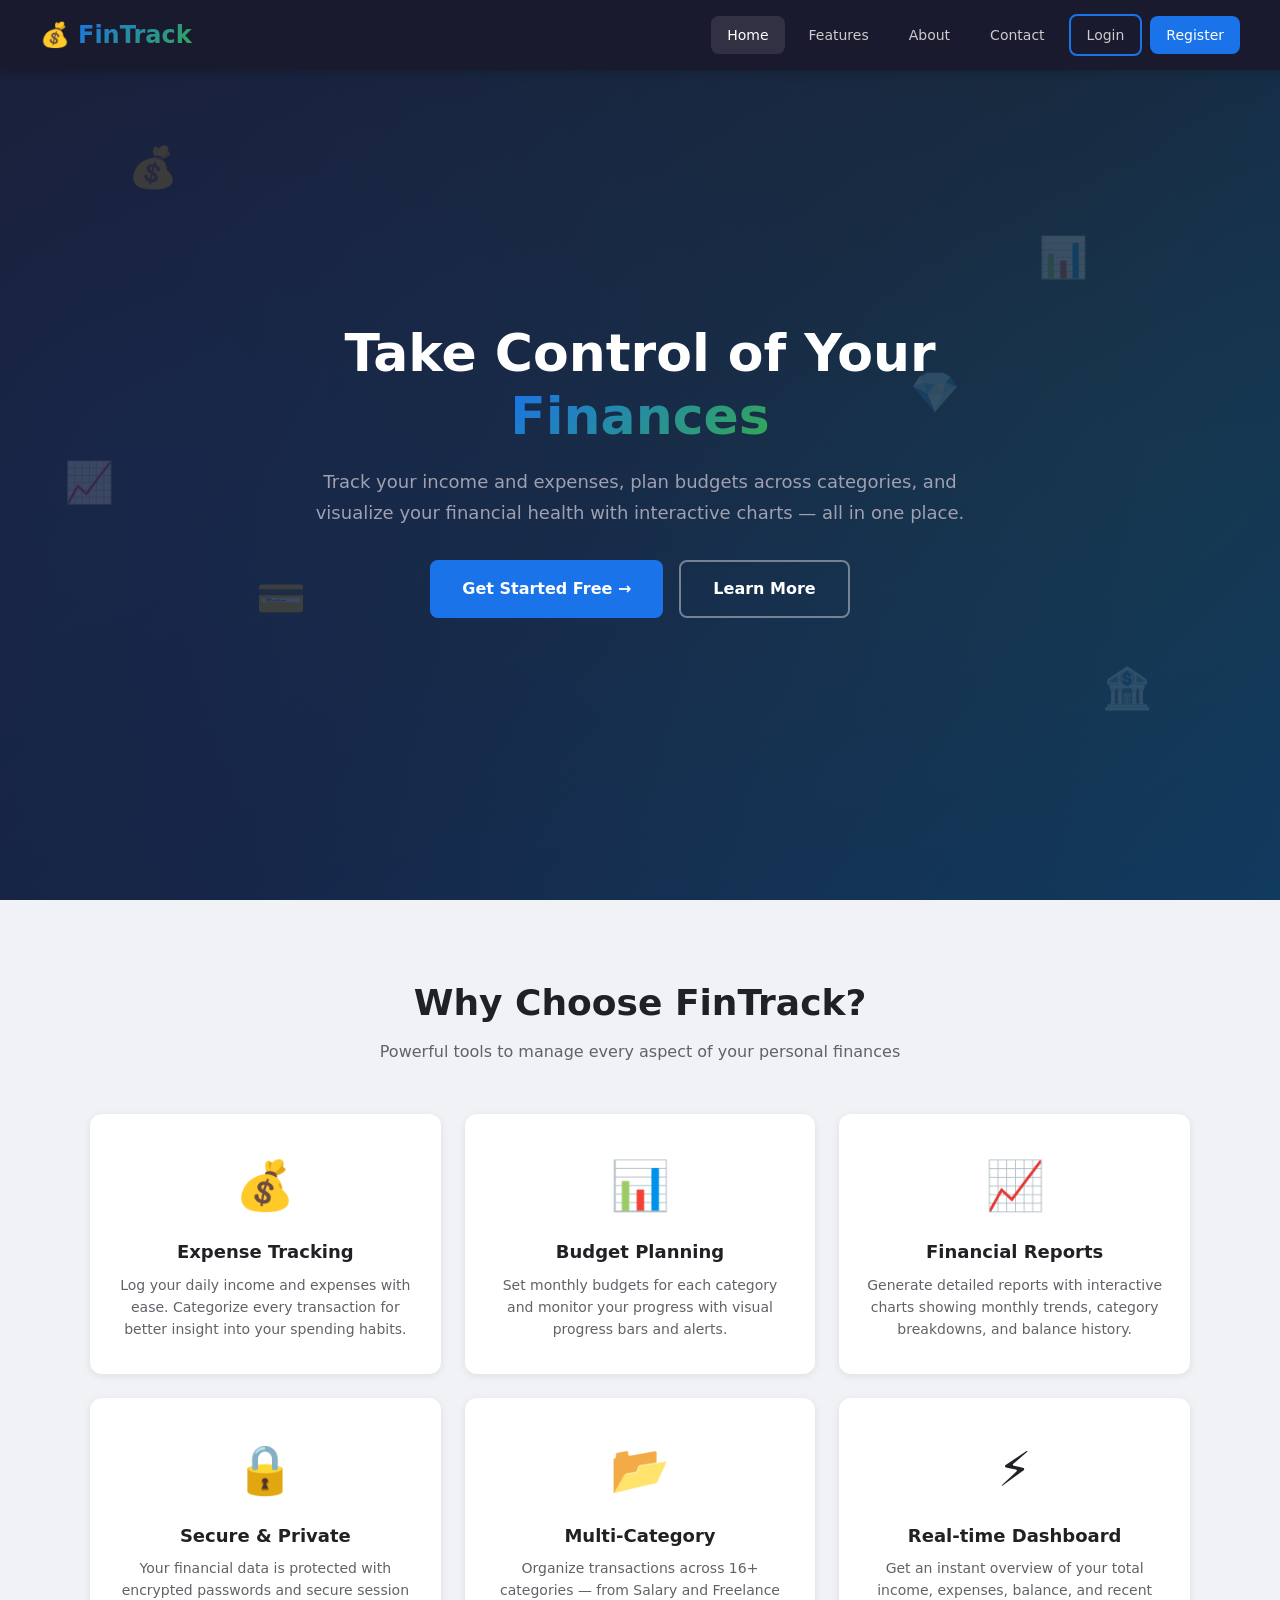
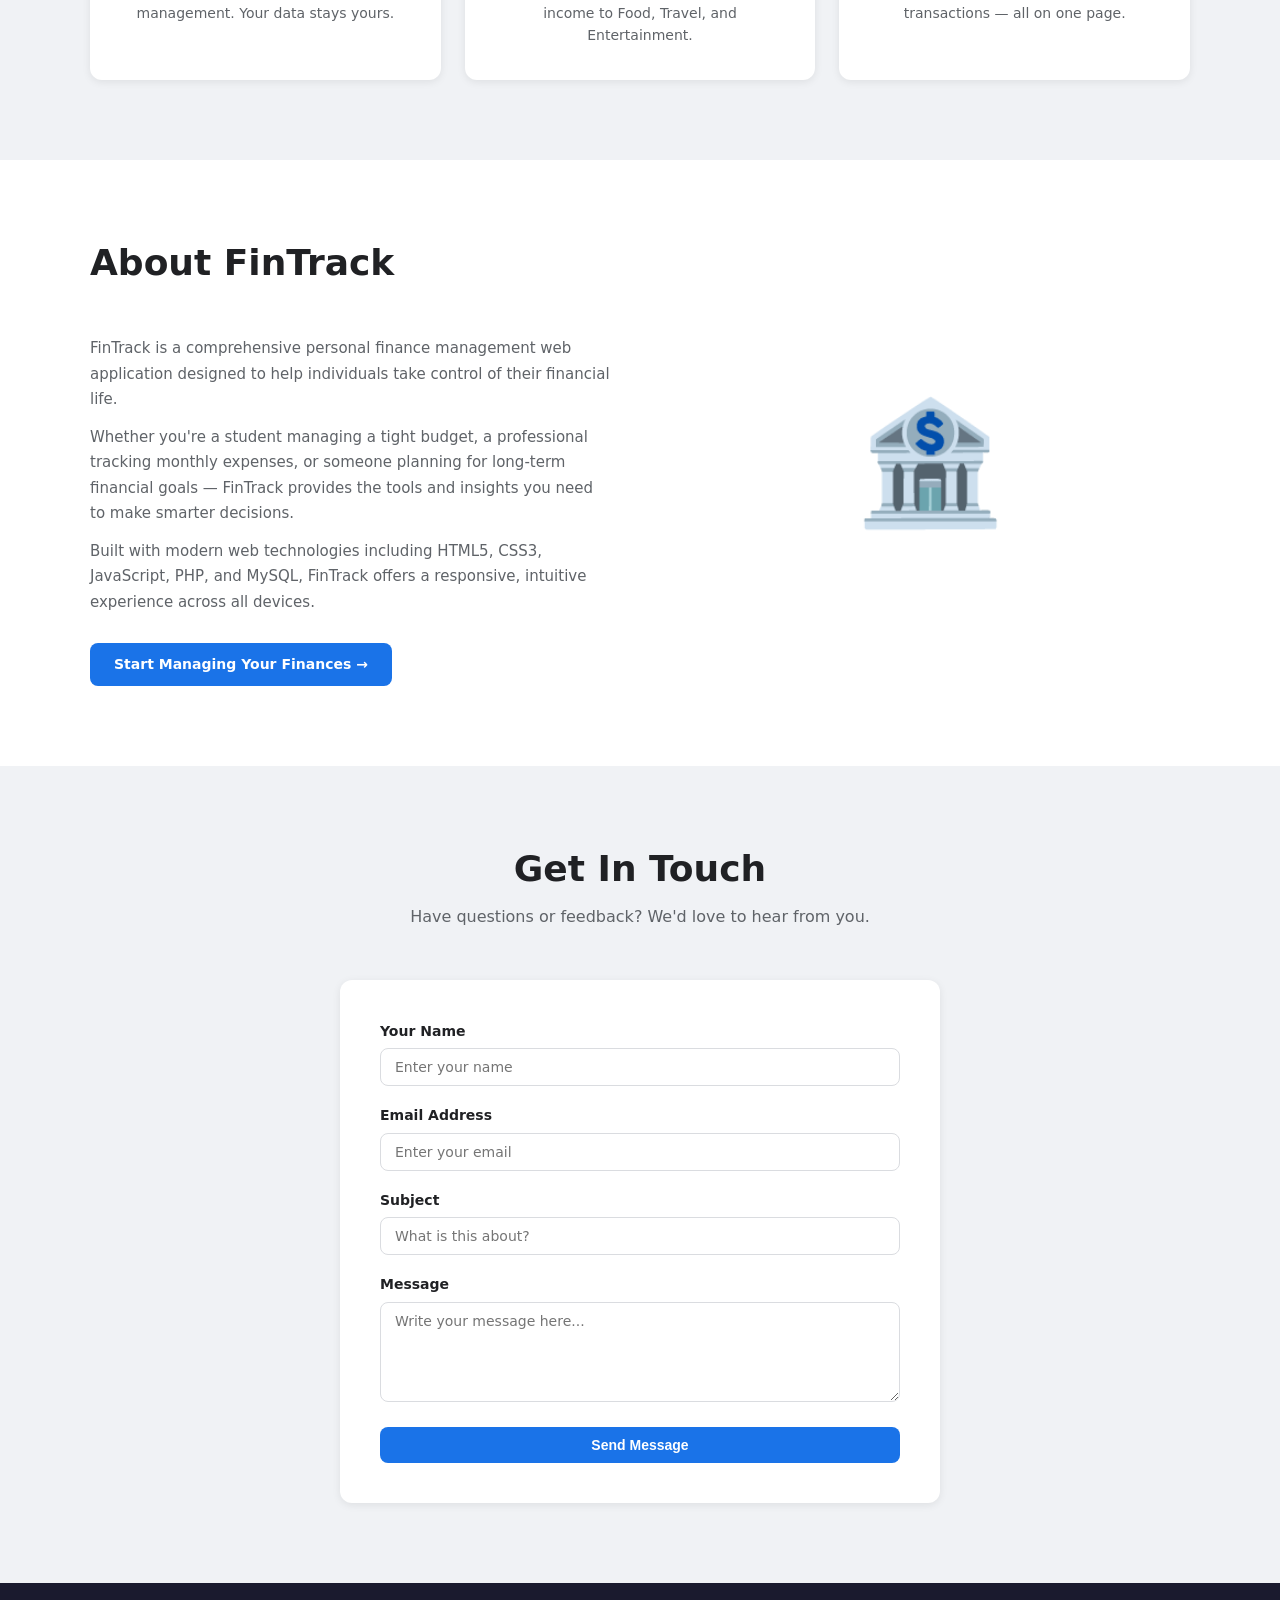
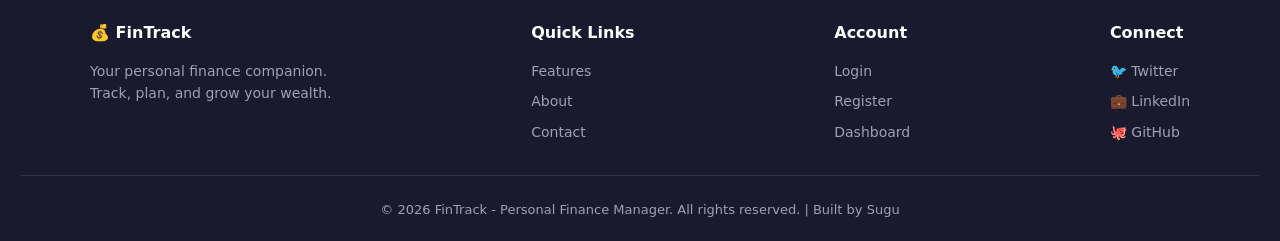
<file: index.html>
<!DOCTYPE html>
<html lang="en">
<head>
    <meta charset="UTF-8">
    <meta name="viewport" content="width=device-width, initial-scale=1.0">
    <title>FinTrack - Personal Finance Manager</title>
    <link rel="stylesheet" href="css/style.css">
</head>
<body>
    <!-- Navbar -->
    <nav class="navbar">
        <a href="index.html" class="logo">💰 <span>FinTrack</span></a>
        <div class="nav-links" id="navLinks">
            <a href="#" class="active">Home</a>
            <a href="#features">Features</a>
            <a href="#about">About</a>
            <a href="#contact">Contact</a>
            <a href="login.html" class="btn btn-outline">Login</a>
            <a href="register.html" class="btn btn-primary">Register</a>
        </div>
        <div class="hamburger" id="hamburgerBtn">
            <span></span>
            <span></span>
            <span></span>
        </div>
    </nav>

    <!-- Hero Section -->
    <header class="hero">
        <div class="hero-icons">
            <span class="icon">💰</span>
            <span class="icon">📊</span>
            <span class="icon">💳</span>
            <span class="icon">🏦</span>
            <span class="icon">📈</span>
            <span class="icon">💎</span>
        </div>
        <div class="hero-content">
            <h1>Take Control of Your <span class="highlight">Finances</span></h1>
            <p>Track your income and expenses, plan budgets across categories, and visualize your financial health with interactive charts — all in one place.</p>
            <div class="hero-buttons">
                <a href="register.html" class="btn btn-primary btn-lg">Get Started Free →</a>
                <a href="#features" class="btn btn-outline btn-lg" style="color:#fff; border-color:rgba(255,255,255,0.4);">Learn More</a>
            </div>
        </div>
    </header>

    <!-- Features Section -->
    <section id="features" class="section">
        <div class="container">
            <div class="section-title">
                <h2>Why Choose FinTrack?</h2>
                <p>Powerful tools to manage every aspect of your personal finances</p>
            </div>
            <div class="features-grid">
                <div class="feature-card">
                    <span class="icon">💰</span>
                    <h3>Expense Tracking</h3>
                    <p>Log your daily income and expenses with ease. Categorize every transaction for better insight into your spending habits.</p>
                </div>
                <div class="feature-card">
                    <span class="icon">📊</span>
                    <h3>Budget Planning</h3>
                    <p>Set monthly budgets for each category and monitor your progress with visual progress bars and alerts.</p>
                </div>
                <div class="feature-card">
                    <span class="icon">📈</span>
                    <h3>Financial Reports</h3>
                    <p>Generate detailed reports with interactive charts showing monthly trends, category breakdowns, and balance history.</p>
                </div>
                <div class="feature-card">
                    <span class="icon">🔒</span>
                    <h3>Secure & Private</h3>
                    <p>Your financial data is protected with encrypted passwords and secure session management. Your data stays yours.</p>
                </div>
                <div class="feature-card">
                    <span class="icon">📂</span>
                    <h3>Multi-Category</h3>
                    <p>Organize transactions across 16+ categories — from Salary and Freelance income to Food, Travel, and Entertainment.</p>
                </div>
                <div class="feature-card">
                    <span class="icon">⚡</span>
                    <h3>Real-time Dashboard</h3>
                    <p>Get an instant overview of your total income, expenses, balance, and recent transactions — all on one page.</p>
                </div>
            </div>
        </div>
    </section>

    <!-- About Section -->
    <section id="about" class="section about-section">
        <div class="container">
            <div class="about-content">
                <div class="about-text">
                    <div class="section-title" style="text-align:left;">
                        <h2>About FinTrack</h2>
                    </div>
                    <p>FinTrack is a comprehensive personal finance management web application designed to help individuals take control of their financial life.</p>
                    <p>Whether you're a student managing a tight budget, a professional tracking monthly expenses, or someone planning for long-term financial goals — FinTrack provides the tools and insights you need to make smarter decisions.</p>
                    <p>Built with modern web technologies including HTML5, CSS3, JavaScript, PHP, and MySQL, FinTrack offers a responsive, intuitive experience across all devices.</p>
                    <a href="register.html" class="btn btn-primary mt-2">Start Managing Your Finances →</a>
                </div>
                <div class="about-illustration">🏦</div>
            </div>
        </div>
    </section>

    <!-- Contact Section -->
    <section id="contact" class="section">
        <div class="container">
            <div class="section-title">
                <h2>Get In Touch</h2>
                <p>Have questions or feedback? We'd love to hear from you.</p>
            </div>
            <div class="contact-form">
                <form id="contactForm">
                    <div class="form-group">
                        <label for="contactName">Your Name</label>
                        <input type="text" id="contactName" placeholder="Enter your name" required>
                    </div>
                    <div class="form-group">
                        <label for="contactEmail">Email Address</label>
                        <input type="email" id="contactEmail" placeholder="Enter your email" required>
                    </div>
                    <div class="form-group">
                        <label for="contactSubject">Subject</label>
                        <input type="text" id="contactSubject" placeholder="What is this about?" required>
                    </div>
                    <div class="form-group">
                        <label for="contactMessage">Message</label>
                        <textarea id="contactMessage" placeholder="Write your message here..." required></textarea>
                    </div>
                    <button type="submit" class="btn btn-primary" style="width:100%;">Send Message</button>
                </form>
            </div>
        </div>
    </section>

    <!-- Footer -->
    <footer class="footer">
        <div class="footer-content">
            <div class="footer-section">
                <h4>💰 FinTrack</h4>
                <p style="font-size:14px; line-height:1.6;">Your personal finance companion.<br>Track, plan, and grow your wealth.</p>
            </div>
            <div class="footer-section">
                <h4>Quick Links</h4>
                <a href="#features">Features</a>
                <a href="#about">About</a>
                <a href="#contact">Contact</a>
            </div>
            <div class="footer-section">
                <h4>Account</h4>
                <a href="login.html">Login</a>
                <a href="register.html">Register</a>
                <a href="dashboard.html">Dashboard</a>
            </div>
            <div class="footer-section">
                <h4>Connect</h4>
                <a href="#">🐦 Twitter</a>
                <a href="#">💼 LinkedIn</a>
                <a href="#">🐙 GitHub</a>
            </div>
        </div>
        <div class="footer-bottom">
            &copy; 2026 FinTrack - Personal Finance Manager. All rights reserved. | Built by Sugu
        </div>
    </footer>

    <script src="js/app.js"></script>
</body>
</html>
</file>
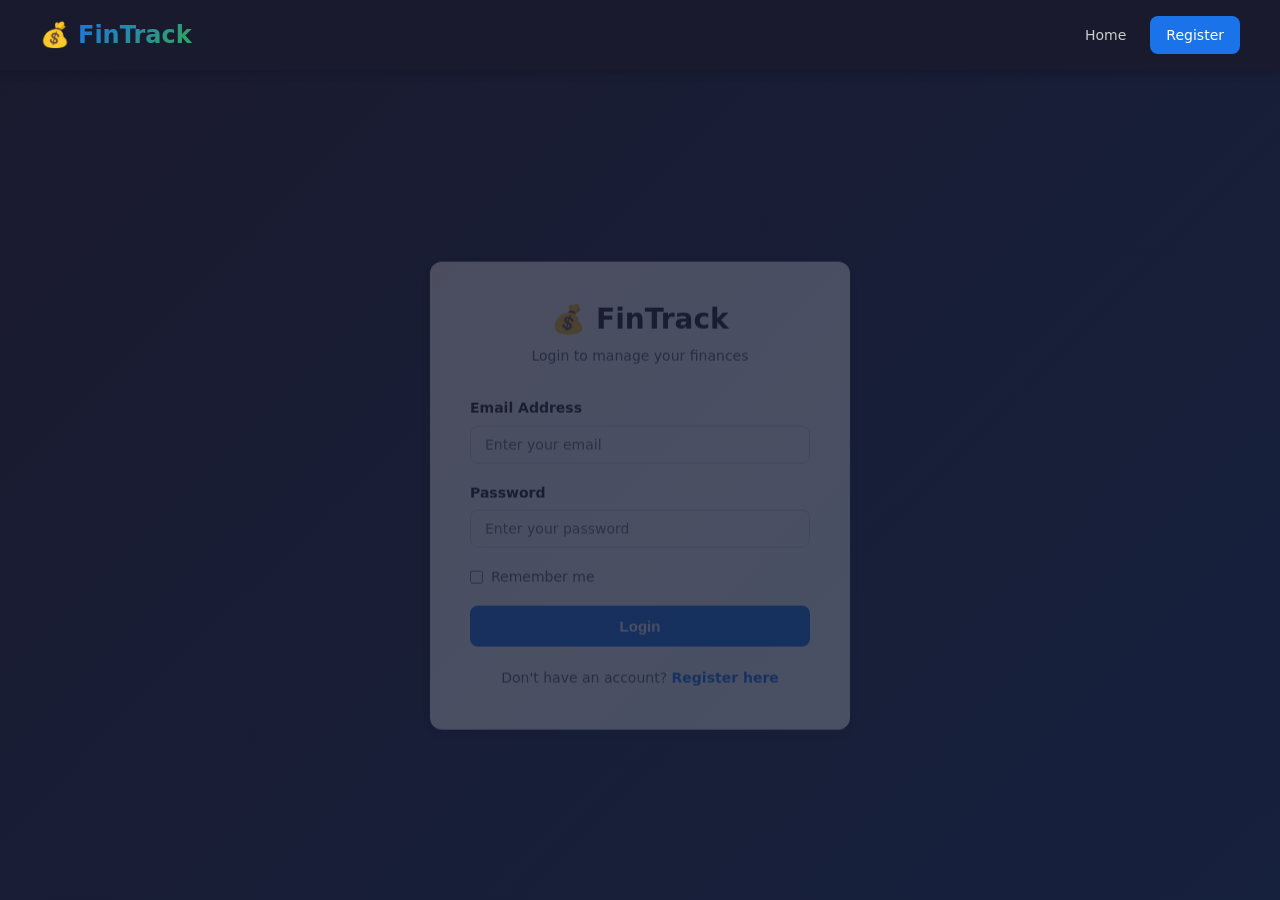
<file: budget.html>
<!DOCTYPE html>
<html lang="en">
<head>
    <meta charset="UTF-8">
    <meta name="viewport" content="width=device-width, initial-scale=1.0">
    <title>Budget - FinTrack</title>
    <link rel="stylesheet" href="css/style.css">
</head>
<body>
    <nav class="navbar">
        <a href="dashboard.html" class="logo">FinTrack</a>
        <div class="nav-links">
            <a href="dashboard.html">Dashboard</a>
            <a href="transactions.html">Transactions</a>
            <a href="budget.html" class="active">Budget</a>
            <a href="reports.html">Reports</a>
            <div class="user-dropdown">
                <button class="dropdown-toggle" id="userDropdownBtn">
                    <div class="avatar" id="userAvatar">U</div>
                    <span id="userNameDisplay">User</span>
                </button>
                <div class="dropdown-menu" id="userDropdownMenu">
                    <a href="#" id="logoutBtn">Logout</a>
                </div>
            </div>
        </div>
        <div class="hamburger" id="hamburgerBtn">
            <span></span>
            <span></span>
            <span></span>
        </div>
    </nav>

    <div class="dashboard-wrapper">
        <aside class="sidebar" id="sidebar">
            <nav class="sidebar-nav">
                <a href="dashboard.html">Dashboard</a>
                <a href="transactions.html">Transactions</a>
                <a href="budget.html" class="active">Budget</a>
                <a href="reports.html">Reports</a>
            </nav>
        </aside>

        <main class="main-content" id="main-content">
            <div class="page-header">
                <div>
                    <h1>Budget Planner</h1>
                    <p class="welcome-msg">Set and monitor your monthly spending limits.</p>
                </div>
                <button class="btn btn-primary" onclick="document.getElementById('addBudgetModal').classList.add('active')">Set Budget</button>
            </div>

            <div class="month-year-selector">
                <div class="form-group">
                    <label>Month</label>
                    <select id="budgetMonth">
                        <option value="1">January</option>
                        <option value="2">February</option>
                        <option value="3">March</option>
                        <option value="4">April</option>
                        <option value="5">May</option>
                        <option value="6">June</option>
                        <option value="7">July</option>
                        <option value="8">August</option>
                        <option value="9">September</option>
                        <option value="10">October</option>
                        <option value="11">November</option>
                        <option value="12">December</option>
                    </select>
                </div>
                <div class="form-group">
                    <label>Year</label>
                    <select id="budgetYear">
                        <option value="2025">2025</option>
                        <option value="2026" selected>2026</option>
                        <option value="2027">2027</option>
                    </select>
                </div>
            </div>

            <div class="budget-summary" id="budgetSummary">
                <div class="stat-card">
                    <div class="stat-label">Total Budget</div>
                    <div class="stat-value" id="summaryTotalBudget">₹0</div>
                </div>
                <div class="stat-card">
                    <div class="stat-label">Total Spent</div>
                    <div class="stat-value" id="summaryTotalSpent">₹0</div>
                </div>
                <div class="stat-card">
                    <div class="stat-label">Total Remaining</div>
                    <div class="stat-value" id="summaryTotalRemaining">₹0</div>
                </div>
            </div>

            <div class="budget-cards-grid" id="budgetCardsContainer">
                <div class="budget-card fade-in-up">
                    <div style="padding: 40px; text-align: center; color: var(--text-secondary);">
                        <div class="spinner" style="margin: 0 auto 10px;"></div>
                        Loading budgets...
                    </div>
                </div>
            </div>
        </main>
    </div>

    <!-- Add Budget Modal -->
    <div class="modal-overlay" id="addBudgetModal">
        <div class="modal">
            <div class="modal-header">
                <h3>Set Budget</h3>
                <button class="close-btn" onclick="document.getElementById('addBudgetModal').classList.remove('active')">&times;</button>
            </div>
            <form id="budgetForm">
                <div class="form-group">
                    <label>Category</label>
                    <select id="budgetCategory" required>
                        <option value="Food & Dining">Food & Dining</option>
                        <option value="Transportation">Transportation</option>
                        <option value="Shopping">Shopping</option>
                        <option value="Entertainment">Entertainment</option>
                        <option value="Bills & Utilities">Bills & Utilities</option>
                        <option value="Health">Health</option>
                        <option value="Education">Education</option>
                        <option value="Travel">Travel</option>
                        <option value="Rent">Rent</option>
                        <option value="Other Expense">Other Expense</option>
                    </select>
                </div>
                <div class="form-group">
                    <label>Amount Limit</label>
                    <input type="number" id="budgetAmount" step="0.01" required>
                </div>
                <button type="submit" class="btn btn-primary" style="width: 100%;">Save Budget</button>
            </form>
        </div>
    </div>

    <button class="sidebar-toggle" id="sidebarToggle">&equiv;</button>
    <div class="toast-container" id="toastContainer"></div>

    <script src="js/app.js"></script>
    <script src="js/budget.js"></script>
</body>
</html>
</file>
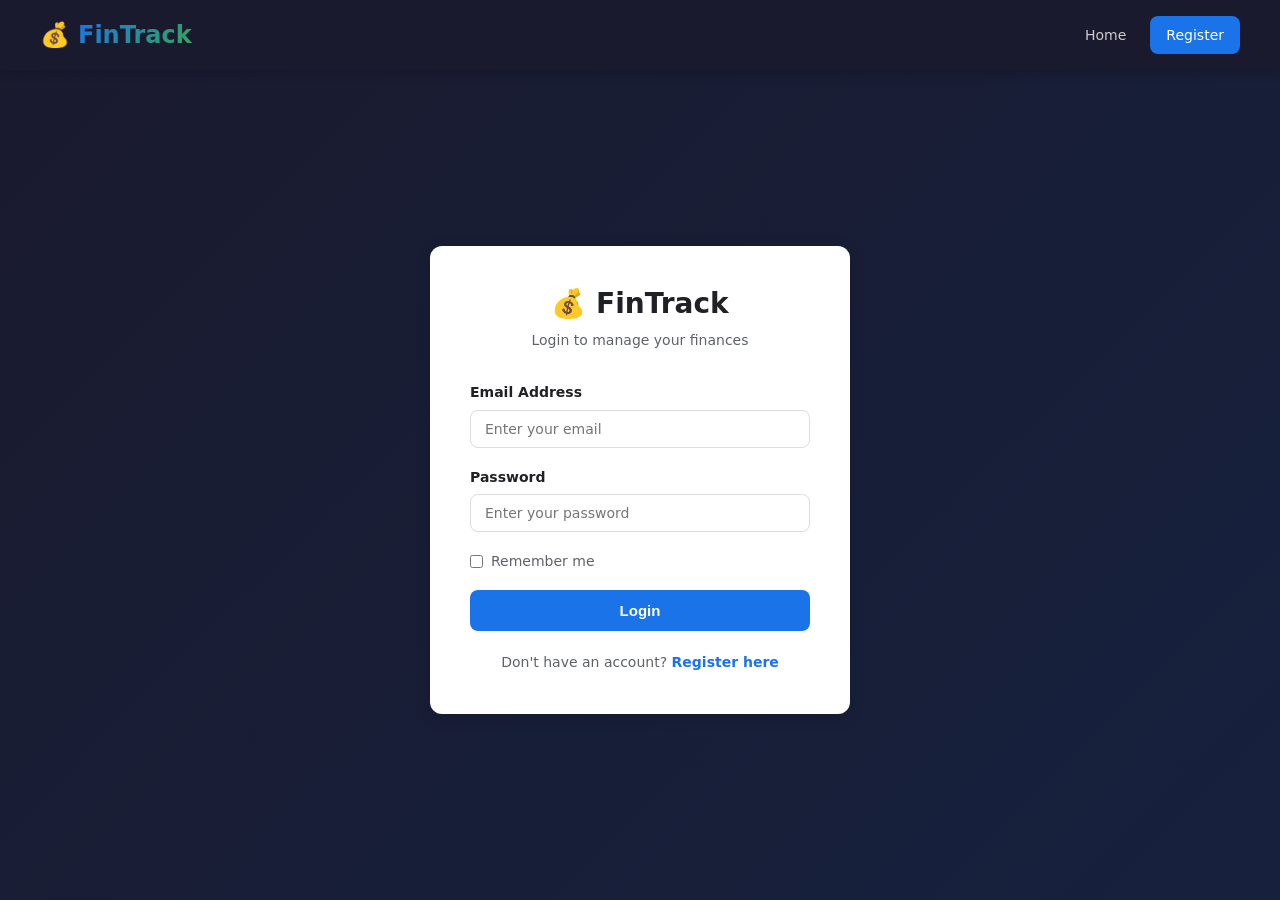
<file: login.html>
<!DOCTYPE html>
<html lang="en">
<head>
    <meta charset="UTF-8">
    <meta name="viewport" content="width=device-width, initial-scale=1.0">
    <title>Login - FinTrack</title>
    <link rel="stylesheet" href="css/style.css">
</head>
<body>
    <nav class="navbar">
        <a href="index.html" class="logo">💰 <span>FinTrack</span></a>
        <div class="nav-links">
            <a href="index.html">Home</a>
            <a href="register.html" class="btn btn-primary">Register</a>
        </div>
    </nav>

    <div class="auth-page">
        <div class="auth-card fade-in-up">
            <div class="auth-header">
                <h2>💰 FinTrack</h2>
                <p>Login to manage your finances</p>
            </div>
            <form id="loginForm">
                <div id="loginAlert"></div>
                <div class="form-group">
                    <label for="email">Email Address</label>
                    <input type="email" id="email" name="email" placeholder="Enter your email" required>
                </div>
                <div class="form-group">
                    <label for="password">Password</label>
                    <input type="password" id="password" name="password" placeholder="Enter your password" required>
                </div>
                <div class="remember-me">
                    <input type="checkbox" id="rememberMe">
                    <label for="rememberMe">Remember me</label>
                </div>
                <button type="submit" class="btn btn-primary">Login</button>
            </form>
            <div class="auth-footer">
                Don't have an account? <a href="register.html">Register here</a>
            </div>
        </div>
    </div>

    <script src="js/app.js"></script>
</body>
</html>
</file>
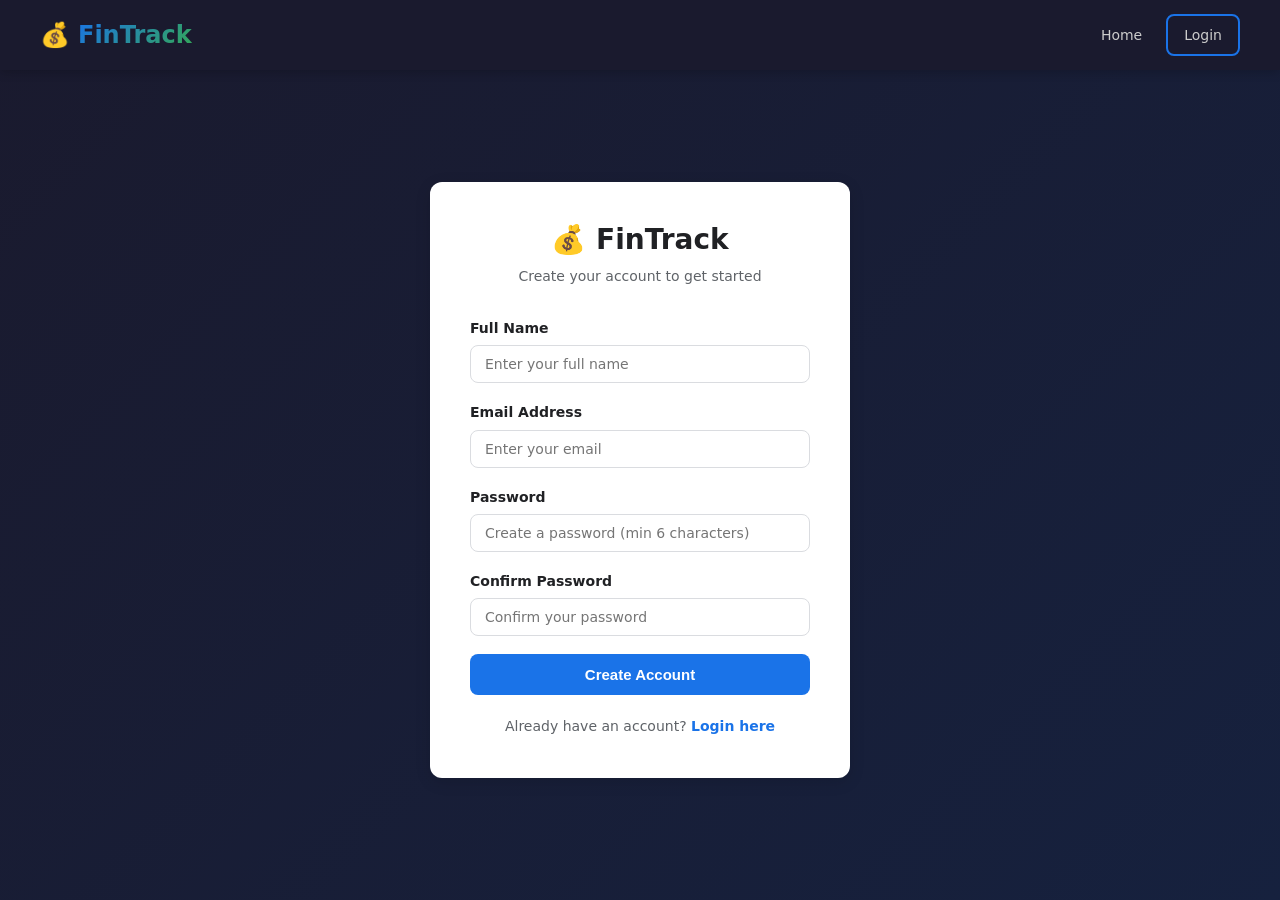
<file: register.html>
<!DOCTYPE html>
<html lang="en">
<head>
    <meta charset="UTF-8">
    <meta name="viewport" content="width=device-width, initial-scale=1.0">
    <title>Register - FinTrack</title>
    <link rel="stylesheet" href="css/style.css">
</head>
<body>
    <nav class="navbar">
        <a href="index.html" class="logo">💰 <span>FinTrack</span></a>
        <div class="nav-links">
            <a href="index.html">Home</a>
            <a href="login.html" class="btn btn-outline">Login</a>
        </div>
    </nav>

    <div class="auth-page">
        <div class="auth-card fade-in-up">
            <div class="auth-header">
                <h2>💰 FinTrack</h2>
                <p>Create your account to get started</p>
            </div>
            <form id="registerForm">
                <div id="registerAlert"></div>
                <div class="form-group">
                    <label for="name">Full Name</label>
                    <input type="text" id="name" name="name" placeholder="Enter your full name" required>
                </div>
                <div class="form-group">
                    <label for="email">Email Address</label>
                    <input type="email" id="email" name="email" placeholder="Enter your email" required>
                </div>
                <div class="form-group">
                    <label for="password">Password</label>
                    <input type="password" id="password" name="password" placeholder="Create a password (min 6 characters)" required minlength="6">
                </div>
                <div class="form-group">
                    <label for="confirmPassword">Confirm Password</label>
                    <input type="password" id="confirmPassword" name="confirmPassword" placeholder="Confirm your password" required>
                </div>
                <button type="submit" class="btn btn-primary">Create Account</button>
            </form>
            <div class="auth-footer">
                Already have an account? <a href="login.html">Login here</a>
            </div>
        </div>
    </div>

    <script src="js/app.js"></script>
</body>
</html>
</file>
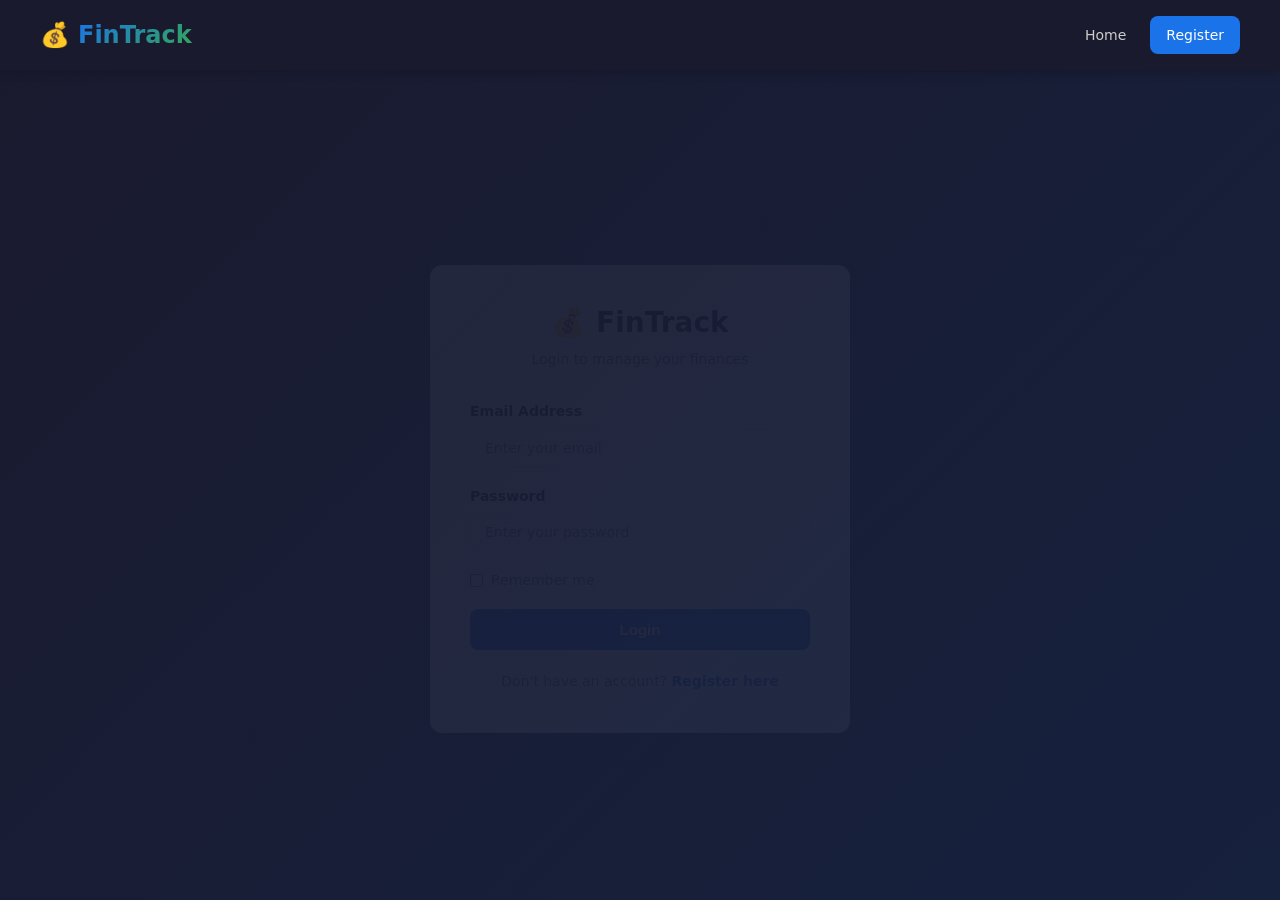
<file: transactions.html>
<!DOCTYPE html>
<html lang="en">
<head>
    <meta charset="UTF-8">
    <meta name="viewport" content="width=device-width, initial-scale=1.0">
    <title>Transactions - FinTrack</title>
    <link rel="stylesheet" href="css/style.css">
</head>
<body>
    <nav class="navbar">
        <a href="dashboard.html" class="logo">FinTrack</a>
        <div class="nav-links">
            <a href="dashboard.html">Dashboard</a>
            <a href="transactions.html" class="active">Transactions</a>
            <a href="budget.html">Budget</a>
            <a href="reports.html">Reports</a>
            <div class="user-dropdown">
                <button class="dropdown-toggle" id="userDropdownBtn">
                    <div class="avatar" id="userAvatar">U</div>
                    <span id="userNameDisplay">User</span>
                </button>
                <div class="dropdown-menu" id="userDropdownMenu">
                    <a href="#" id="logoutBtn">Logout</a>
                </div>
            </div>
        </div>
        <div class="hamburger" id="hamburgerBtn">
            <span></span>
            <span></span>
            <span></span>
        </div>
    </nav>

    <div class="dashboard-wrapper">
        <aside class="sidebar" id="sidebar">
            <nav class="sidebar-nav">
                <a href="dashboard.html">Dashboard</a>
                <a href="transactions.html" class="active">Transactions</a>
                <a href="budget.html">Budget</a>
                <a href="reports.html">Reports</a>
            </nav>
        </aside>

        <main class="main-content" id="main-content">
            <div class="page-header">
                <div>
                    <h1>Transactions</h1>
                    <p class="welcome-msg">Manage and track all your financial activities.</p>
                </div>
                <button class="btn btn-primary" onclick="document.getElementById('addTransactionModal').classList.add('active')">Add Transaction</button>
            </div>

            <div class="filter-bar">
                <div class="form-group">
                    <label>From Date</label>
                    <input type="date" id="filterFrom">
                </div>
                <div class="form-group">
                    <label>To Date</label>
                    <input type="date" id="filterTo">
                </div>
                <div class="form-group">
                    <label>Type</label>
                    <select id="filterType">
                        <option value="">All Types</option>
                        <option value="income">Income</option>
                        <option value="expense">Expense</option>
                    </select>
                </div>
                <div class="form-group">
                    <label>Category</label>
                    <select id="filterCategory">
                        <option value="">All Categories</option>
                        <option value="Salary">Salary</option>
                        <option value="Freelance">Freelance</option>
                        <option value="Food & Dining">Food & Dining</option>
                        <option value="Transportation">Transportation</option>
                        <option value="Shopping">Shopping</option>
                        <option value="Entertainment">Entertainment</option>
                        <option value="Bills & Utilities">Bills & Utilities</option>
                        <option value="Other">Other</option>
                    </select>
                </div>
                <div class="form-group">
                    <label>Search</label>
                    <input type="text" id="filterSearch" placeholder="Search description...">
                </div>
                <button class="btn btn-outline" id="filterBtn">Filter</button>
            </div>

            <div class="card fade-in-up">
                <div class="table-wrapper">
                    <table class="table">
                        <thead>
                            <tr>
                                <th>Date</th>
                                <th>Description</th>
                                <th>Category</th>
                                <th>Type</th>
                                <th>Amount</th>
                                <th>Actions</th>
                            </tr>
                        </thead>
                        <tbody id="transactionTableBody">
                            <tr>
                                <td colspan="6" class="text-center" style="padding: 30px;">
                                    <div class="spinner" style="margin: 0 auto;"></div>
                                    <p class="mt-1" style="color: var(--text-secondary);">Loading transactions...</p>
                                </td>
                            </tr>
                        </tbody>
                    </table>
                </div>
                <div class="pagination" id="paginationControls"></div>
            </div>
        </main>
    </div>

    <!-- Add Transaction Modal -->
    <div class="modal-overlay" id="addTransactionModal">
        <div class="modal">
            <div class="modal-header">
                <h3 id="modalTitle">Add Transaction</h3>
                <button class="close-btn" onclick="document.getElementById('addTransactionModal').classList.remove('active')">&times;</button>
            </div>
            <form id="transactionForm">
                <input type="hidden" id="transactionId">
                <div class="radio-group">
                    <label><input type="radio" name="type" value="income" required> Income</label>
                    <label><input type="radio" name="type" value="expense" required checked> Expense</label>
                </div>
                <div class="form-group">
                    <label>Amount</label>
                    <input type="number" id="amount" step="0.01" required>
                </div>
                <div class="form-group">
                    <label>Category</label>
                    <select id="category" required>
                        <option value="Salary">Salary</option>
                        <option value="Food & Dining">Food & Dining</option>
                        <option value="Transportation">Transportation</option>
                        <option value="Shopping">Shopping</option>
                        <option value="Other">Other</option>
                    </select>
                </div>
                <div class="form-group">
                    <label>Date</label>
                    <input type="date" id="date" required>
                </div>
                <div class="form-group">
                    <label>Description</label>
                    <textarea id="description"></textarea>
                </div>
                <button type="submit" class="btn btn-primary" style="width: 100%;">Save Transaction</button>
            </form>
        </div>
    </div>

    <button class="sidebar-toggle" id="sidebarToggle">&equiv;</button>
    <div class="toast-container" id="toastContainer"></div>

    <script src="js/app.js"></script>
    <script src="js/transactions.js"></script>
</body>
</html>
</file>
<file: css/style.css>
/* ========================================
   FinTrack - Personal Finance Manager
   Complete Stylesheet
   ======================================== */

/* --- CSS Reset & Base --- */
*, *::before, *::after {
  margin: 0;
  padding: 0;
  box-sizing: border-box;
}

:root {
  --primary: #1a73e8;
  --primary-dark: #1557b0;
  --primary-light: #e8f0fe;
  --success: #34a853;
  --success-light: #e6f4ea;
  --danger: #ea4335;
  --danger-light: #fce8e6;
  --warning: #fbbc04;
  --warning-light: #fef7e0;
  --info: #4285f4;
  --bg: #f0f2f5;
  --card-bg: #ffffff;
  --text: #202124;
  --text-secondary: #5f6368;
  --border: #dadce0;
  --navbar-bg: #1a1a2e;
  --sidebar-bg: #16213e;
  --shadow: 0 2px 8px rgba(0,0,0,0.08);
  --shadow-lg: 0 4px 16px rgba(0,0,0,0.12);
  --radius: 12px;
  --radius-sm: 8px;
  --transition: all 0.3s ease;
}

html {
  scroll-behavior: smooth;
}

body {
  font-family: 'Segoe UI', system-ui, -apple-system, sans-serif;
  background: var(--bg);
  color: var(--text);
  line-height: 1.6;
  min-height: 100vh;
}

a {
  text-decoration: none;
  color: var(--primary);
  transition: var(--transition);
}

a:hover {
  color: var(--primary-dark);
}

ul {
  list-style: none;
}

img {
  max-width: 100%;
}

h1, h2, h3, h4, h5, h6 {
  line-height: 1.3;
}

/* --- Utility Classes --- */
.container {
  max-width: 1200px;
  margin: 0 auto;
  padding: 0 20px;
}

.btn {
  display: inline-flex;
  align-items: center;
  gap: 8px;
  padding: 10px 24px;
  border: none;
  border-radius: var(--radius-sm);
  font-size: 14px;
  font-weight: 600;
  cursor: pointer;
  transition: var(--transition);
  text-align: center;
  justify-content: center;
}

.btn:hover {
  transform: translateY(-2px);
  box-shadow: var(--shadow-lg);
}

.btn-primary {
  background: var(--primary);
  color: #fff;
}

.btn-primary:hover {
  background: var(--primary-dark);
  color: #fff;
}

.btn-success {
  background: var(--success);
  color: #fff;
}

.btn-success:hover {
  background: #2d9249;
}

.btn-danger {
  background: var(--danger);
  color: #fff;
}

.btn-danger:hover {
  background: #d33426;
}

.btn-outline {
  background: transparent;
  border: 2px solid var(--primary);
  color: var(--primary);
}

.btn-outline:hover {
  background: var(--primary);
  color: #fff;
}

.btn-sm {
  padding: 6px 14px;
  font-size: 12px;
}

.btn-lg {
  padding: 14px 32px;
  font-size: 16px;
}

.card {
  background: var(--card-bg);
  border-radius: var(--radius);
  box-shadow: var(--shadow);
  padding: 24px;
  transition: var(--transition);
}

.card:hover {
  box-shadow: var(--shadow-lg);
}

.form-group {
  margin-bottom: 18px;
}

.form-group label {
  display: block;
  margin-bottom: 6px;
  font-weight: 600;
  font-size: 14px;
  color: var(--text);
}

.form-group input,
.form-group select,
.form-group textarea {
  width: 100%;
  padding: 10px 14px;
  border: 1.5px solid var(--border);
  border-radius: var(--radius-sm);
  font-size: 14px;
  font-family: inherit;
  transition: var(--transition);
  background: #fff;
}

.form-group input:focus,
.form-group select:focus,
.form-group textarea:focus {
  outline: none;
  border-color: var(--primary);
  box-shadow: 0 0 0 3px var(--primary-light);
}

.form-group textarea {
  resize: vertical;
  min-height: 100px;
}

.badge {
  display: inline-block;
  padding: 4px 12px;
  border-radius: 50px;
  font-size: 12px;
  font-weight: 600;
}

.badge-income {
  background: var(--success-light);
  color: var(--success);
}

.badge-expense {
  background: var(--danger-light);
  color: var(--danger);
}

.badge-info {
  background: var(--primary-light);
  color: var(--primary);
}

.table-wrapper {
  overflow-x: auto;
}

.table {
  width: 100%;
  border-collapse: collapse;
}

.table th,
.table td {
  padding: 12px 16px;
  text-align: left;
  border-bottom: 1px solid var(--border);
  font-size: 14px;
}

.table th {
  background: var(--bg);
  font-weight: 600;
  color: var(--text-secondary);
  text-transform: uppercase;
  font-size: 12px;
  letter-spacing: 0.5px;
}

.table tr:hover {
  background: #f8f9fa;
}

.amount-income {
  color: var(--success);
  font-weight: 600;
}

.amount-expense {
  color: var(--danger);
  font-weight: 600;
}

.alert {
  padding: 12px 20px;
  border-radius: var(--radius-sm);
  margin-bottom: 16px;
  font-size: 14px;
}

.alert-success {
  background: var(--success-light);
  color: var(--success);
  border: 1px solid var(--success);
}

.alert-danger {
  background: var(--danger-light);
  color: var(--danger);
  border: 1px solid var(--danger);
}

.alert-info {
  background: var(--primary-light);
  color: var(--primary);
  border: 1px solid var(--primary);
}

.text-center { text-align: center; }
.text-right { text-align: right; }
.mt-1 { margin-top: 8px; }
.mt-2 { margin-top: 16px; }
.mt-3 { margin-top: 24px; }
.mb-1 { margin-bottom: 8px; }
.mb-2 { margin-bottom: 16px; }
.mb-3 { margin-bottom: 24px; }

/* --- Landing Navbar --- */
.navbar {
  position: fixed;
  top: 0;
  left: 0;
  right: 0;
  z-index: 1000;
  background: var(--navbar-bg);
  padding: 0 40px;
  height: 70px;
  display: flex;
  align-items: center;
  justify-content: space-between;
  box-shadow: 0 2px 10px rgba(0,0,0,0.2);
}

.navbar .logo {
  font-size: 24px;
  font-weight: 800;
  color: #fff;
  display: flex;
  align-items: center;
  gap: 8px;
}

.navbar .logo span {
  background: linear-gradient(135deg, var(--primary), var(--success));
  -webkit-background-clip: text;
  -webkit-text-fill-color: transparent;
  background-clip: text;
}

.navbar .nav-links {
  display: flex;
  align-items: center;
  gap: 8px;
}

.navbar .nav-links a {
  color: #ccc;
  padding: 8px 16px;
  border-radius: var(--radius-sm);
  font-size: 14px;
  font-weight: 500;
  transition: var(--transition);
}

.navbar .nav-links a:hover,
.navbar .nav-links a.active {
  color: #fff;
  background: rgba(255,255,255,0.1);
}

.navbar .nav-links .btn-primary {
  color: #fff;
}

.hamburger {
  display: none;
  flex-direction: column;
  gap: 5px;
  cursor: pointer;
  padding: 5px;
}

.hamburger span {
  width: 25px;
  height: 3px;
  background: #fff;
  border-radius: 2px;
  transition: var(--transition);
}

/* --- Hero Section --- */
.hero {
  min-height: 100vh;
  display: flex;
  align-items: center;
  justify-content: center;
  text-align: center;
  padding: 100px 20px 60px;
  background: linear-gradient(135deg, #1a1a2e 0%, #16213e 50%, #0f3460 100%);
  position: relative;
  overflow: hidden;
}

.hero::before {
  content: '';
  position: absolute;
  top: -50%;
  left: -50%;
  width: 200%;
  height: 200%;
  background: radial-gradient(circle at 30% 50%, rgba(26,115,232,0.1) 0%, transparent 50%),
              radial-gradient(circle at 70% 50%, rgba(52,168,83,0.1) 0%, transparent 50%);
  animation: heroGlow 8s ease-in-out infinite alternate;
}

@keyframes heroGlow {
  0% { transform: rotate(0deg); }
  100% { transform: rotate(10deg); }
}

.hero-content {
  position: relative;
  z-index: 1;
  max-width: 700px;
}

.hero h1 {
  font-size: 52px;
  font-weight: 800;
  color: #fff;
  margin-bottom: 20px;
  line-height: 1.2;
}

.hero h1 .highlight {
  background: linear-gradient(135deg, var(--primary), var(--success));
  -webkit-background-clip: text;
  -webkit-text-fill-color: transparent;
  background-clip: text;
}

.hero p {
  font-size: 18px;
  color: #a0a0b0;
  margin-bottom: 32px;
  line-height: 1.7;
}

.hero-buttons {
  display: flex;
  gap: 16px;
  justify-content: center;
  flex-wrap: wrap;
}

.hero-icons {
  position: absolute;
  width: 100%;
  height: 100%;
  top: 0;
  left: 0;
  pointer-events: none;
}

.hero-icons .icon {
  position: absolute;
  font-size: 40px;
  opacity: 0.15;
  animation: float 6s ease-in-out infinite;
}

.hero-icons .icon:nth-child(1) { top: 15%; left: 10%; animation-delay: 0s; }
.hero-icons .icon:nth-child(2) { top: 25%; right: 15%; animation-delay: 1s; }
.hero-icons .icon:nth-child(3) { bottom: 30%; left: 20%; animation-delay: 2s; }
.hero-icons .icon:nth-child(4) { bottom: 20%; right: 10%; animation-delay: 3s; }
.hero-icons .icon:nth-child(5) { top: 50%; left: 5%; animation-delay: 4s; }
.hero-icons .icon:nth-child(6) { top: 40%; right: 25%; animation-delay: 5s; }

@keyframes float {
  0%, 100% { transform: translateY(0) rotate(0deg); }
  50% { transform: translateY(-20px) rotate(10deg); }
}

/* --- Features Section --- */
.section {
  padding: 80px 20px;
}

.section-title {
  text-align: center;
  margin-bottom: 50px;
}

.section-title h2 {
  font-size: 36px;
  font-weight: 800;
  color: var(--text);
  margin-bottom: 12px;
}

.section-title p {
  font-size: 16px;
  color: var(--text-secondary);
  max-width: 600px;
  margin: 0 auto;
}

.features-grid {
  display: grid;
  grid-template-columns: repeat(3, 1fr);
  gap: 24px;
  max-width: 1100px;
  margin: 0 auto;
}

.feature-card {
  background: var(--card-bg);
  border-radius: var(--radius);
  padding: 32px 24px;
  text-align: center;
  box-shadow: var(--shadow);
  transition: var(--transition);
  border: 1px solid transparent;
}

.feature-card:hover {
  transform: translateY(-8px);
  box-shadow: var(--shadow-lg);
  border-color: var(--primary-light);
}

.feature-card .icon {
  font-size: 48px;
  margin-bottom: 16px;
  display: block;
}

.feature-card h3 {
  font-size: 18px;
  margin-bottom: 10px;
  color: var(--text);
}

.feature-card p {
  font-size: 14px;
  color: var(--text-secondary);
  line-height: 1.6;
}

/* --- About Section --- */
.about-section {
  background: var(--card-bg);
}

.about-content {
  display: flex;
  align-items: center;
  gap: 60px;
  max-width: 1100px;
  margin: 0 auto;
}

.about-text {
  flex: 1;
}

.about-text h3 {
  font-size: 28px;
  margin-bottom: 16px;
}

.about-text p {
  font-size: 15px;
  color: var(--text-secondary);
  margin-bottom: 12px;
  line-height: 1.7;
}

.about-illustration {
  flex: 1;
  text-align: center;
  font-size: 120px;
}

/* --- Contact Section --- */
.contact-form {
  max-width: 600px;
  margin: 0 auto;
  background: var(--card-bg);
  padding: 40px;
  border-radius: var(--radius);
  box-shadow: var(--shadow);
}

/* --- Footer --- */
.footer {
  background: var(--navbar-bg);
  color: #a0a0b0;
  padding: 40px 20px 20px;
}

.footer-content {
  display: flex;
  justify-content: space-between;
  gap: 40px;
  max-width: 1100px;
  margin: 0 auto;
  flex-wrap: wrap;
}

.footer-section h4 {
  color: #fff;
  margin-bottom: 16px;
  font-size: 16px;
}

.footer-section a {
  color: #a0a0b0;
  display: block;
  margin-bottom: 8px;
  font-size: 14px;
}

.footer-section a:hover {
  color: #fff;
}

.footer-bottom {
  text-align: center;
  padding-top: 24px;
  margin-top: 24px;
  border-top: 1px solid rgba(255,255,255,0.1);
  font-size: 13px;
}

/* --- Auth Pages --- */
.auth-page {
  min-height: 100vh;
  display: flex;
  align-items: center;
  justify-content: center;
  padding: 100px 20px 40px;
  background: linear-gradient(135deg, #1a1a2e, #16213e);
}

.auth-card {
  background: var(--card-bg);
  border-radius: var(--radius);
  padding: 40px;
  width: 100%;
  max-width: 420px;
  box-shadow: var(--shadow-lg);
}

.auth-card .auth-header {
  text-align: center;
  margin-bottom: 30px;
}

.auth-card .auth-header h2 {
  font-size: 28px;
  font-weight: 800;
  margin-bottom: 6px;
}

.auth-card .auth-header p {
  color: var(--text-secondary);
  font-size: 14px;
}

.auth-card .btn {
  width: 100%;
  padding: 12px;
  font-size: 15px;
}

.auth-card .auth-footer {
  text-align: center;
  margin-top: 20px;
  font-size: 14px;
  color: var(--text-secondary);
}

.auth-card .auth-footer a {
  font-weight: 600;
}

.remember-me {
  display: flex;
  align-items: center;
  gap: 8px;
  margin-bottom: 18px;
  font-size: 14px;
  color: var(--text-secondary);
}

.remember-me input {
  accent-color: var(--primary);
}

/* --- Dashboard Layout --- */
.dashboard-wrapper {
  display: flex;
  min-height: 100vh;
  padding-top: 70px;
}

/* --- Sidebar --- */
.sidebar {
  width: 250px;
  background: var(--sidebar-bg);
  position: fixed;
  top: 70px;
  left: 0;
  bottom: 0;
  padding: 20px 0;
  transition: var(--transition);
  z-index: 999;
  overflow-y: auto;
}

.sidebar .sidebar-nav a {
  display: flex;
  align-items: center;
  gap: 12px;
  padding: 12px 24px;
  color: #a0a0b0;
  font-size: 14px;
  font-weight: 500;
  transition: var(--transition);
  border-left: 3px solid transparent;
}

.sidebar .sidebar-nav a:hover,
.sidebar .sidebar-nav a.active {
  color: #fff;
  background: rgba(255,255,255,0.05);
  border-left-color: var(--primary);
}

.sidebar .sidebar-nav a .nav-icon {
  font-size: 20px;
  width: 28px;
  text-align: center;
}

.sidebar-toggle {
  display: none;
  position: fixed;
  bottom: 20px;
  left: 20px;
  z-index: 1001;
  width: 46px;
  height: 46px;
  border-radius: 50%;
  background: var(--primary);
  color: #fff;
  border: none;
  font-size: 22px;
  cursor: pointer;
  box-shadow: var(--shadow-lg);
}

/* --- Main Content --- */
.main-content {
  flex: 1;
  margin-left: 250px;
  padding: 30px;
  transition: var(--transition);
}

.main-content.shifted {
  margin-left: 0;
}

.page-header {
  display: flex;
  justify-content: space-between;
  align-items: center;
  margin-bottom: 24px;
}

.page-header h1 {
  font-size: 28px;
  font-weight: 700;
}

.welcome-msg {
  font-size: 15px;
  color: var(--text-secondary);
  margin-bottom: 24px;
}

/* --- Stat Cards --- */
.stats-grid {
  display: grid;
  grid-template-columns: repeat(4, 1fr);
  gap: 20px;
  margin-bottom: 30px;
}

.stat-card {
  background: var(--card-bg);
  border-radius: var(--radius);
  padding: 24px;
  box-shadow: var(--shadow);
  position: relative;
  overflow: hidden;
  animation: fadeInUp 0.5s ease;
}

.stat-card::before {
  content: '';
  position: absolute;
  top: 0;
  left: 0;
  right: 0;
  height: 4px;
}

.stat-card.income::before { background: var(--success); }
.stat-card.expense::before { background: var(--danger); }
.stat-card.balance::before { background: var(--primary); }
.stat-card.count::before { background: var(--warning); }

.stat-card .stat-icon {
  font-size: 32px;
  margin-bottom: 8px;
}

.stat-card .stat-label {
  font-size: 13px;
  color: var(--text-secondary);
  text-transform: uppercase;
  letter-spacing: 0.5px;
  font-weight: 600;
  margin-bottom: 4px;
}

.stat-card .stat-value {
  font-size: 28px;
  font-weight: 800;
  color: var(--text);
}

.stat-card.income .stat-value { color: var(--success); }
.stat-card.expense .stat-value { color: var(--danger); }
.stat-card.balance .stat-value { color: var(--primary); }

/* --- Charts --- */
.charts-grid {
  display: grid;
  grid-template-columns: repeat(2, 1fr);
  gap: 20px;
  margin-bottom: 30px;
}

.chart-card {
  background: var(--card-bg);
  border-radius: var(--radius);
  padding: 24px;
  box-shadow: var(--shadow);
}

.chart-card h3 {
  font-size: 16px;
  font-weight: 700;
  margin-bottom: 16px;
  color: var(--text);
}

.chart-card canvas {
  max-height: 300px;
}

/* --- Dashboard Navbar User Dropdown --- */
.user-dropdown {
  position: relative;
}

.user-dropdown .dropdown-toggle {
  display: flex;
  align-items: center;
  gap: 8px;
  cursor: pointer;
  color: #ccc;
  padding: 8px 12px;
  border-radius: var(--radius-sm);
  transition: var(--transition);
  background: none;
  border: none;
  font-family: inherit;
  font-size: 14px;
}

.user-dropdown .dropdown-toggle:hover {
  background: rgba(255,255,255,0.1);
  color: #fff;
}

.user-dropdown .dropdown-toggle .avatar {
  width: 32px;
  height: 32px;
  border-radius: 50%;
  background: var(--primary);
  color: #fff;
  display: flex;
  align-items: center;
  justify-content: center;
  font-weight: 700;
  font-size: 14px;
}

.user-dropdown .dropdown-menu {
  position: absolute;
  top: 100%;
  right: 0;
  background: var(--card-bg);
  border-radius: var(--radius-sm);
  box-shadow: var(--shadow-lg);
  min-width: 180px;
  padding: 8px 0;
  display: none;
  z-index: 1001;
}

.user-dropdown .dropdown-menu.show {
  display: block;
}

.user-dropdown .dropdown-menu a {
  display: flex;
  align-items: center;
  gap: 10px;
  padding: 10px 16px;
  color: var(--text);
  font-size: 14px;
}

.user-dropdown .dropdown-menu a:hover {
  background: var(--bg);
}

/* --- Transactions Page --- */
.filter-bar {
  display: flex;
  gap: 12px;
  flex-wrap: wrap;
  align-items: flex-end;
  margin-bottom: 24px;
  background: var(--card-bg);
  padding: 20px;
  border-radius: var(--radius);
  box-shadow: var(--shadow);
}

.filter-bar .form-group {
  margin-bottom: 0;
  flex: 1;
  min-width: 150px;
}

.filter-bar .form-group label {
  font-size: 12px;
  margin-bottom: 4px;
}

.filter-bar .form-group input,
.filter-bar .form-group select {
  padding: 8px 12px;
  font-size: 13px;
}

.filter-bar .btn {
  align-self: flex-end;
  white-space: nowrap;
}

.transaction-actions {
  display: flex;
  gap: 8px;
}

.transaction-actions button {
  background: none;
  border: none;
  cursor: pointer;
  font-size: 16px;
  padding: 4px 8px;
  border-radius: 4px;
  transition: var(--transition);
}

.transaction-actions .edit-btn:hover { background: var(--primary-light); }
.transaction-actions .delete-btn:hover { background: var(--danger-light); }

.pagination {
  display: flex;
  justify-content: center;
  align-items: center;
  gap: 8px;
  margin-top: 20px;
}

.pagination button {
  padding: 8px 14px;
  border: 1px solid var(--border);
  background: var(--card-bg);
  border-radius: var(--radius-sm);
  cursor: pointer;
  font-size: 13px;
  transition: var(--transition);
}

.pagination button:hover,
.pagination button.active {
  background: var(--primary);
  color: #fff;
  border-color: var(--primary);
}

.pagination button:disabled {
  opacity: 0.5;
  cursor: not-allowed;
}

/* --- Budget Page --- */
.budget-summary {
  display: grid;
  grid-template-columns: repeat(3, 1fr);
  gap: 16px;
  margin-bottom: 24px;
}

.budget-cards-grid {
  display: grid;
  grid-template-columns: repeat(auto-fill, minmax(320px, 1fr));
  gap: 20px;
}

.budget-card {
  background: var(--card-bg);
  border-radius: var(--radius);
  padding: 24px;
  box-shadow: var(--shadow);
  transition: var(--transition);
}

.budget-card:hover {
  box-shadow: var(--shadow-lg);
}

.budget-card .budget-header {
  display: flex;
  justify-content: space-between;
  align-items: center;
  margin-bottom: 16px;
}

.budget-card .budget-header h4 {
  display: flex;
  align-items: center;
  gap: 8px;
  font-size: 16px;
}

.budget-card .budget-amounts {
  display: flex;
  justify-content: space-between;
  margin-bottom: 12px;
  font-size: 13px;
  color: var(--text-secondary);
}

.budget-card .budget-amounts span strong {
  color: var(--text);
}

.progress-bar {
  width: 100%;
  height: 10px;
  background: var(--bg);
  border-radius: 10px;
  overflow: hidden;
  margin-bottom: 8px;
}

.progress-bar .progress {
  height: 100%;
  border-radius: 10px;
  transition: width 0.6s ease;
}

.progress-bar .progress.green { background: var(--success); }
.progress-bar .progress.yellow { background: var(--warning); }
.progress-bar .progress.red { background: var(--danger); }

.budget-card .budget-percentage {
  text-align: right;
  font-size: 13px;
  font-weight: 600;
}

.budget-card .budget-percentage.over {
  color: var(--danger);
}

/* --- Reports Page --- */
.report-controls {
  display: flex;
  gap: 16px;
  align-items: flex-end;
  flex-wrap: wrap;
  margin-bottom: 24px;
  background: var(--card-bg);
  padding: 20px;
  border-radius: var(--radius);
  box-shadow: var(--shadow);
}

.report-controls .form-group {
  margin-bottom: 0;
}

.report-summary {
  display: grid;
  grid-template-columns: repeat(4, 1fr);
  gap: 16px;
  margin-bottom: 24px;
}

.report-summary .stat-card {
  text-align: center;
}

/* --- Modal --- */
.modal-overlay {
  display: none;
  position: fixed;
  top: 0;
  left: 0;
  right: 0;
  bottom: 0;
  background: rgba(0,0,0,0.5);
  z-index: 2000;
  align-items: center;
  justify-content: center;
  padding: 20px;
}

.modal-overlay.active {
  display: flex;
}

.modal {
  background: var(--card-bg);
  border-radius: var(--radius);
  padding: 32px;
  width: 100%;
  max-width: 500px;
  max-height: 90vh;
  overflow-y: auto;
  box-shadow: var(--shadow-lg);
  animation: modalSlideIn 0.3s ease;
}

@keyframes modalSlideIn {
  from { transform: translateY(-30px); opacity: 0; }
  to { transform: translateY(0); opacity: 1; }
}

.modal .modal-header {
  display: flex;
  justify-content: space-between;
  align-items: center;
  margin-bottom: 24px;
}

.modal .modal-header h3 {
  font-size: 20px;
  font-weight: 700;
}

.modal .close-btn {
  background: none;
  border: none;
  font-size: 24px;
  cursor: pointer;
  color: var(--text-secondary);
  padding: 4px;
  line-height: 1;
}

.modal .close-btn:hover {
  color: var(--danger);
}

.modal .radio-group {
  display: flex;
  gap: 20px;
  margin-bottom: 18px;
}

.modal .radio-group label {
  display: flex;
  align-items: center;
  gap: 6px;
  cursor: pointer;
  font-size: 14px;
  font-weight: 500;
}

.modal .radio-group input[type="radio"] {
  accent-color: var(--primary);
}

/* --- Toast Notification --- */
.toast-container {
  position: fixed;
  top: 80px;
  right: 20px;
  z-index: 3000;
  display: flex;
  flex-direction: column;
  gap: 10px;
}

.toast {
  padding: 14px 20px;
  border-radius: var(--radius-sm);
  color: #fff;
  font-size: 14px;
  font-weight: 500;
  min-width: 280px;
  box-shadow: var(--shadow-lg);
  animation: toastSlideIn 0.3s ease, toastFadeOut 0.5s ease 2.5s forwards;
  display: flex;
  align-items: center;
  gap: 10px;
}

.toast.success { background: var(--success); }
.toast.error { background: var(--danger); }
.toast.info { background: var(--primary); }

@keyframes toastSlideIn {
  from { transform: translateX(100%); opacity: 0; }
  to { transform: translateX(0); opacity: 1; }
}

@keyframes toastFadeOut {
  to { opacity: 0; transform: translateX(100%); }
}

/* --- Loading Spinner --- */
.loading {
  display: flex;
  justify-content: center;
  align-items: center;
  padding: 40px;
}

.spinner {
  width: 40px;
  height: 40px;
  border: 4px solid var(--border);
  border-top-color: var(--primary);
  border-radius: 50%;
  animation: spin 0.8s linear infinite;
}

@keyframes spin {
  to { transform: rotate(360deg); }
}

/* --- Animations --- */
@keyframes fadeInUp {
  from { opacity: 0; transform: translateY(20px); }
  to { opacity: 1; transform: translateY(0); }
}

@keyframes fadeIn {
  from { opacity: 0; }
  to { opacity: 1; }
}

.fade-in { animation: fadeIn 0.5s ease; }
.fade-in-up { animation: fadeInUp 0.5s ease; }

/* --- Month/Year Selector --- */
.month-year-selector {
  display: flex;
  gap: 12px;
  align-items: flex-end;
  margin-bottom: 24px;
  flex-wrap: wrap;
}

.month-year-selector .form-group {
  margin-bottom: 0;
}

/* --- Responsive Design --- */
@media (max-width: 1024px) {
  .stats-grid {
    grid-template-columns: repeat(2, 1fr);
  }
  .charts-grid {
    grid-template-columns: 1fr;
  }
  .features-grid {
    grid-template-columns: repeat(2, 1fr);
  }
  .report-summary {
    grid-template-columns: repeat(2, 1fr);
  }
}

@media (max-width: 768px) {
  .navbar {
    padding: 0 20px;
  }

  .hamburger {
    display: flex;
  }

  .navbar .nav-links {
    display: none;
    position: absolute;
    top: 70px;
    left: 0;
    right: 0;
    background: var(--navbar-bg);
    flex-direction: column;
    padding: 20px;
    gap: 4px;
    box-shadow: var(--shadow-lg);
  }

  .navbar .nav-links.active {
    display: flex;
  }

  .hero h1 {
    font-size: 32px;
  }

  .hero p {
    font-size: 15px;
  }

  .features-grid {
    grid-template-columns: 1fr;
  }

  .about-content {
    flex-direction: column;
    gap: 30px;
  }

  .about-illustration {
    font-size: 80px;
  }

  .footer-content {
    flex-direction: column;
  }

  .sidebar {
    transform: translateX(-100%);
  }

  .sidebar.active {
    transform: translateX(0);
  }

  .sidebar-toggle {
    display: flex;
    align-items: center;
    justify-content: center;
  }

  .main-content {
    margin-left: 0;
  }

  .stats-grid {
    grid-template-columns: 1fr;
  }

  .filter-bar {
    flex-direction: column;
  }

  .budget-summary {
    grid-template-columns: 1fr;
  }

  .budget-cards-grid {
    grid-template-columns: 1fr;
  }

  .report-summary {
    grid-template-columns: 1fr;
  }

  .page-header {
    flex-direction: column;
    gap: 12px;
    align-items: flex-start;
  }

  .auth-card {
    padding: 24px;
  }

  .report-controls {
    flex-direction: column;
  }
}

@media (max-width: 480px) {
  .hero h1 {
    font-size: 26px;
  }

  .hero-buttons {
    flex-direction: column;
    align-items: center;
  }

  .stat-card .stat-value {
    font-size: 22px;
  }

  .modal {
    padding: 20px;
    margin: 10px;
  }
}
</file>
